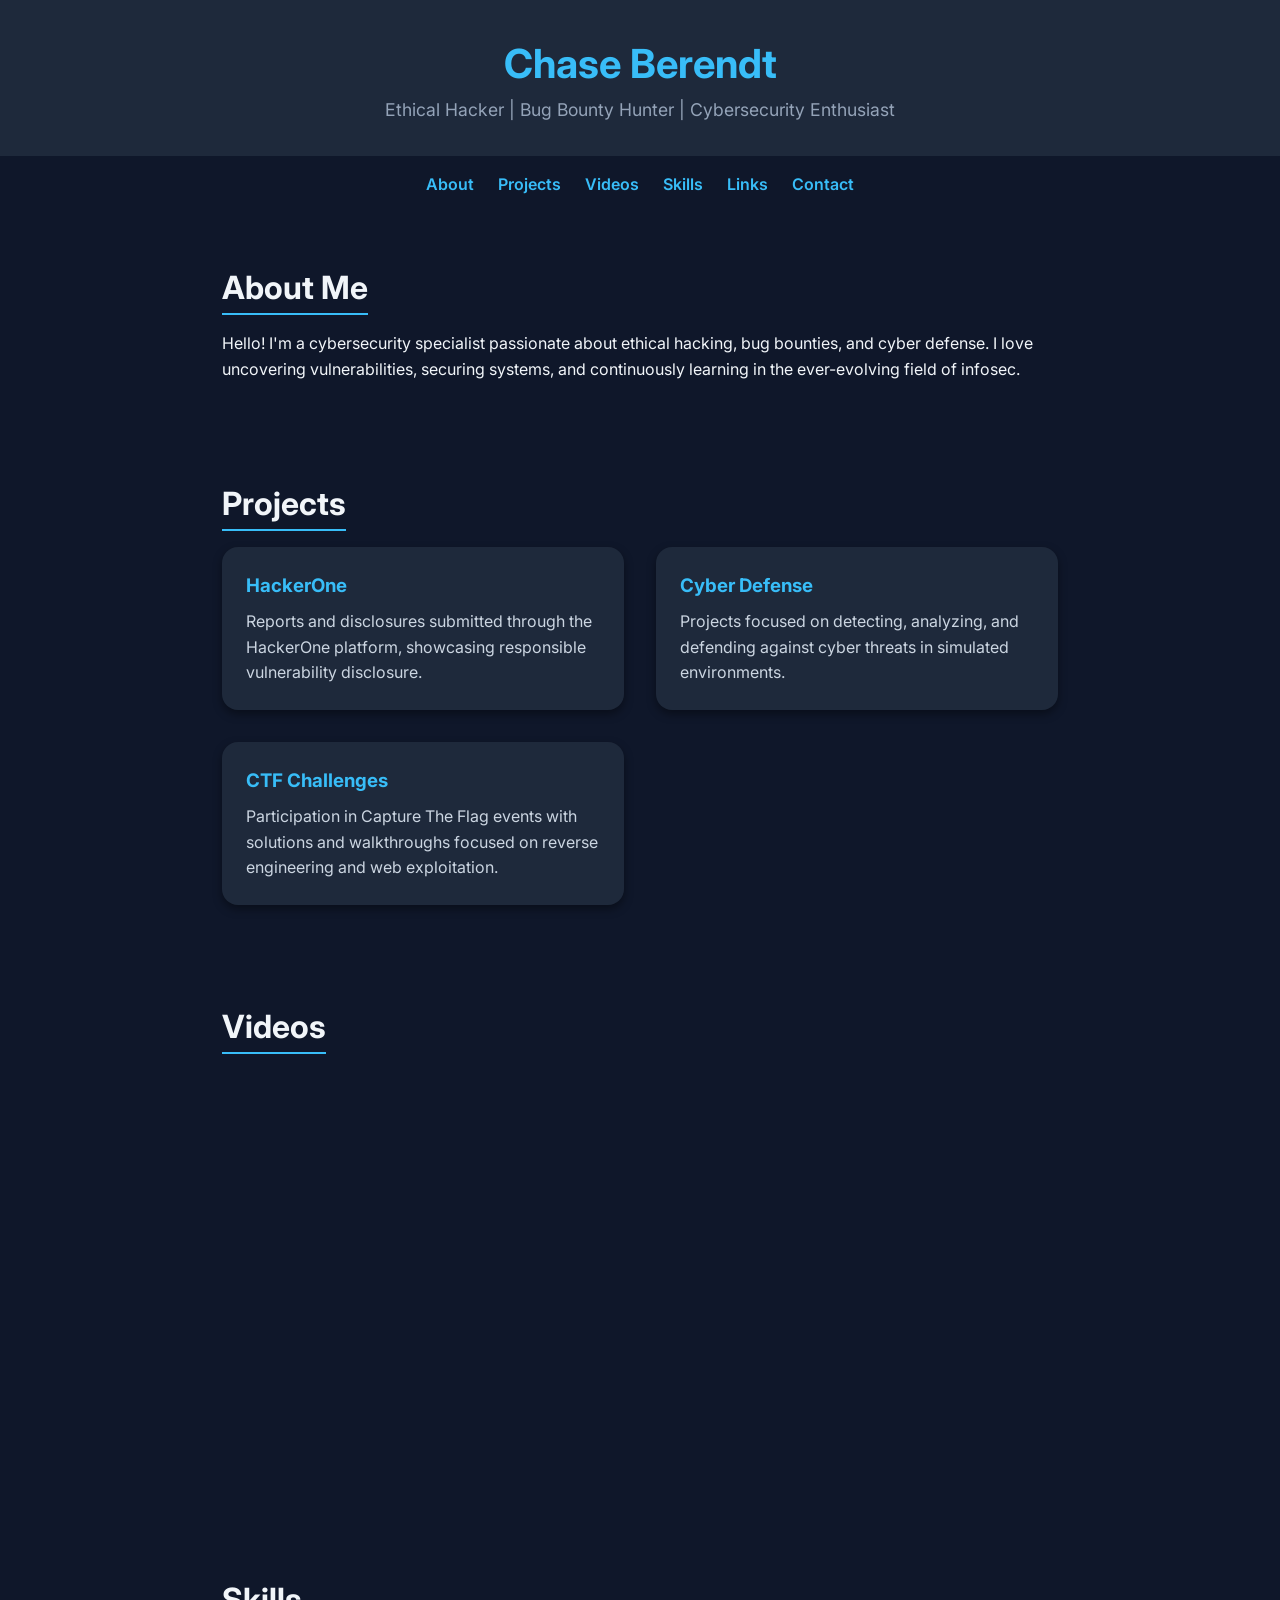
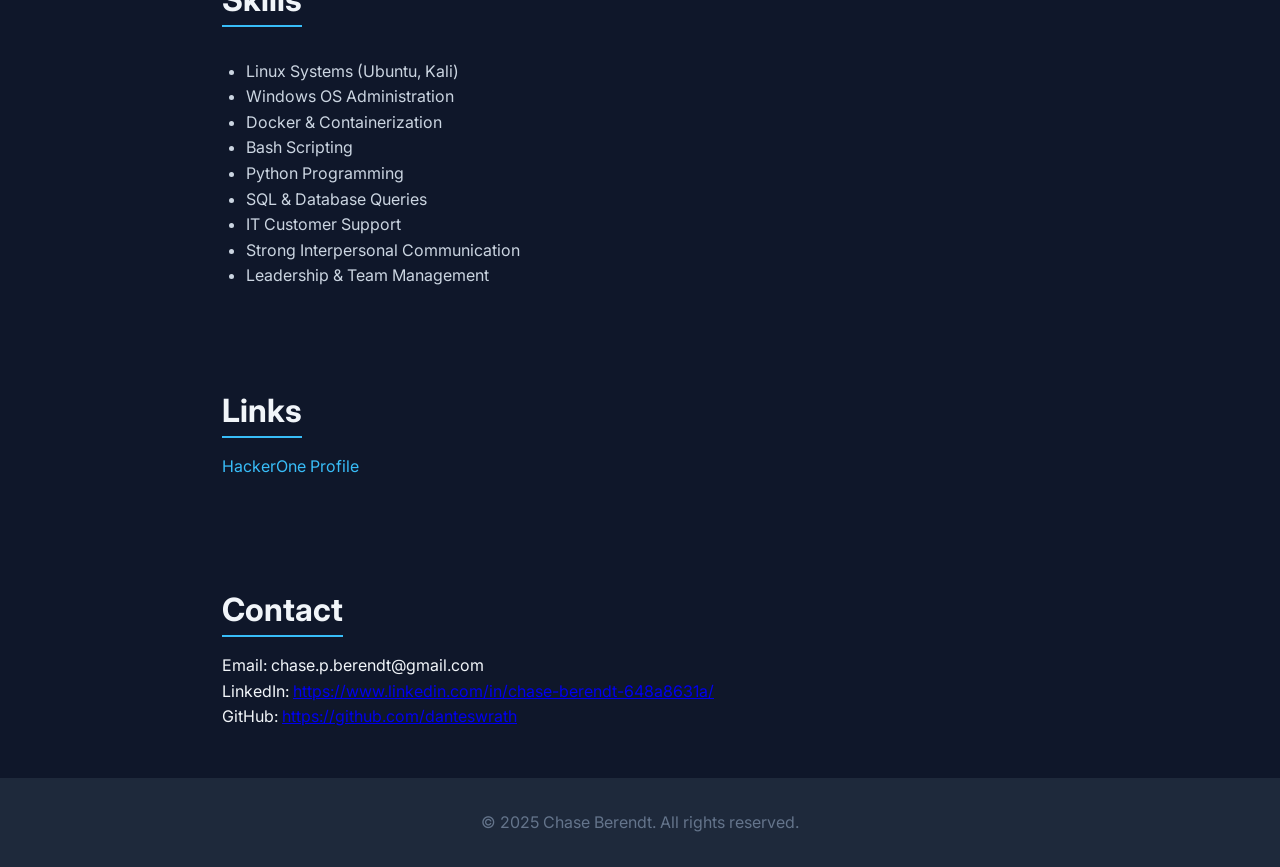
<file: index.html>
<!DOCTYPE html>
<html lang="en">
<head>
  <meta charset="UTF-8" />
  <meta name="viewport" content="width=device-width, initial-scale=1.0" />
  <title>Cybersecurity Portfolio</title>
  <link href="https://fonts.googleapis.com/css2?family=Inter:wght@400;600;700&display=swap" rel="stylesheet">
  <style>
    * {
      box-sizing: border-box;
      margin: 0;
      padding: 0;
    }
    body {
      font-family: 'Inter', sans-serif;
      background-color: #0f172a;
      color: #f1f5f9;
      line-height: 1.6;
    }
    header {
      background-color: #1e293b;
      padding: 2rem;
      text-align: center;
      box-shadow: 0 2px 4px rgba(0,0,0,0.3);
    }
    header h1 {
      font-size: 2.5rem;
      color: #38bdf8;
    }
    header p {
      font-size: 1.1rem;
      color: #94a3b8;
    }
    nav {
      background: #0f172a;
      padding: 1rem;
      display: flex;
      justify-content: center;
      gap: 1.5rem;
    }
    nav a {
      color: #38bdf8;
      text-decoration: none;
      font-weight: 600;
    }
    nav a:hover {
      text-decoration: underline;
    }
    .section {
      padding: 3rem 2rem;
      max-width: 900px;
      margin: auto;
    }
    .section h2 {
      font-size: 2rem;
      margin-bottom: 1rem;
      border-bottom: 2px solid #38bdf8;
      display: inline-block;
    }
    .projects {
      display: grid;
      grid-template-columns: repeat(auto-fit, minmax(280px, 1fr));
      gap: 2rem;
    }
    .card {
      background: #1e293b;
      padding: 1.5rem;
      border-radius: 1rem;
      box-shadow: 0 4px 10px rgba(0,0,0,0.4);
      transition: transform 0.3s;
    }
    .card:hover {
      transform: translateY(-5px);
    }
    .card h3 {
      color: #38bdf8;
      margin-bottom: 0.5rem;
    }
    .card p {
      color: #cbd5e1;
    }
    footer {
      background: #1e293b;
      padding: 2rem;
      text-align: center;
      color: #64748b;
    }
    ul.skills-list {
      list-style-type: disc;
      padding-left: 1.5rem;
      margin-top: 1rem;
      color: #cbd5e1;
    }
    .links-list a {
      display: block;
      color: #38bdf8;
      margin-bottom: 0.5rem;
      text-decoration: none;
    }
    .links-list a:hover {
      text-decoration: underline;
    }
  </style>
</head>
<body>
  <header>
    <h1>Chase Berendt</h1>
    <p>Ethical Hacker | Bug Bounty Hunter | Cybersecurity Enthusiast</p>
  </header>

  <nav>
    <a href="#about">About</a>
    <a href="#projects">Projects</a>
    <a href="videos">Videos</a>
    <a href="#skills">Skills</a>
    <a href="#links">Links</a>
    <a href="#contact">Contact</a>
  </nav>

  <section class="section" id="about">
    <h2>About Me</h2>
    <p>Hello! I'm a cybersecurity specialist passionate about ethical hacking, bug bounties, and cyber defense. I love uncovering vulnerabilities, securing systems, and continuously learning in the ever-evolving field of infosec.</p>
  </section>

  <section class="section" id="projects">
    <h2>Projects</h2>
    <div class="projects" id="project-list">
      <!-- Projects inserted by JavaScript -->
    </div>
  </section>

<section class="section" id="videos">
  <h2>Videos</h2>
  <div> 
    <iframe width="700" height="400" 
      src="https://www.youtube.com/embed/jZGJ746oAFg" 
      title="Cyber Defender Project" 
      frameborder="0" 
      allow="accelerometer; 
      picture-in-picture;
      referrerpolicy="strict-origin-when-cross-origin" 
      allowfullscreen></iframe>
  </div>
</section>
  
  <section class="section" id="skills">
    <h2>Skills</h2>
    <ul class="skills-list">
      <li>Linux Systems (Ubuntu, Kali)</li>
      <li>Windows OS Administration</li>
      <li>Docker & Containerization</li>
      <li>Bash Scripting</li>
      <li>Python Programming</li>
      <li>SQL & Database Queries</li>
      <li>IT Customer Support</li>
      <li>Strong Interpersonal Communication</li>
      <li>Leadership & Team Management</li>
    </ul>
  </section>

  <section class="section" id="links">
    <h2>Links</h2>
    <div class="links-list">
      <a href="https://hackerone.com/danteswrath?type=user" target="_blank">HackerOne Profile</a>
    </div>
  </section>

  <section class="section" id="contact">
    <h2>Contact</h2>
    <p>Email: chase.p.berendt@gmail.com</p>
    <p>LinkedIn: <a href="https://www.linkedin.com/in/chase-berendt-648a8631a/" target="_blank">https://www.linkedin.com/in/chase-berendt-648a8631a/</a></p>
    <p>GitHub: <a href="https://github.com/danteswrath" target="_blank">https://github.com/danteswrath</a></p>
  </section>

  <footer>
    &copy; 2025 Chase Berendt. All rights reserved.
  </footer>

  <script>
    const projects = [
      {
        title: "HackerOne",
        description: "Reports and disclosures submitted through the HackerOne platform, showcasing responsible vulnerability disclosure."
      },
      {
        title: "Cyber Defense",
        description: "Projects focused on detecting, analyzing, and defending against cyber threats in simulated environments."
      },
      {
        title: "CTF Challenges",
        description: "Participation in Capture The Flag events with solutions and walkthroughs focused on reverse engineering and web exploitation."
      }
    ];

    const container = document.getElementById("project-list");
    projects.forEach(project => {
      const card = document.createElement("div");
      card.className = "card";
      card.innerHTML = `
        <h3>${project.title}</h3>
        <p>${project.description}</p>
      `;
      container.appendChild(card);
    });
  </script>
</body>
</html>
</file>
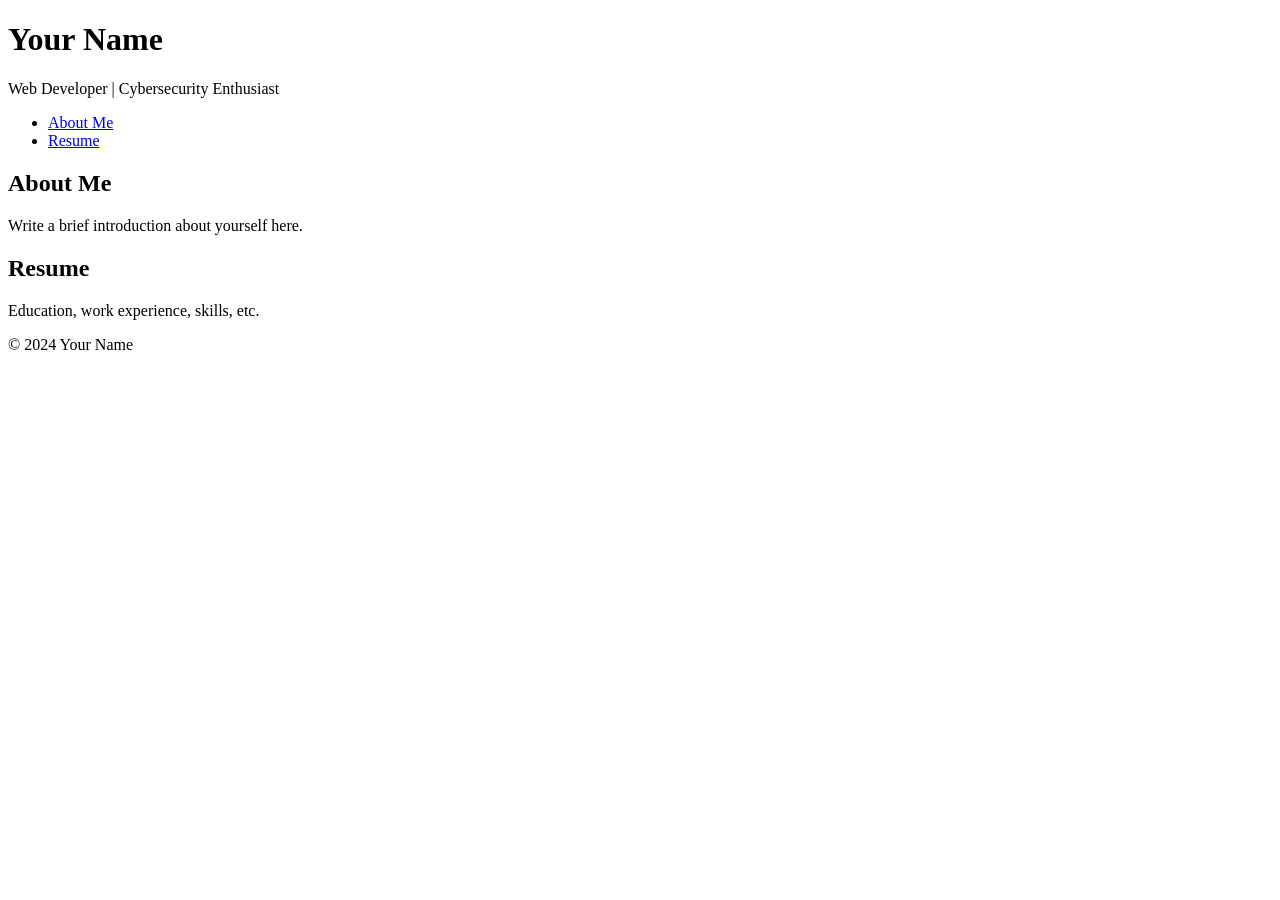
<file: Untitled-1.html>
<!DOCTYPE html>
<html lang="en">
<head>
    <meta charset="UTF-8">
    <meta name="viewport" content="width=device-width, initial-scale=1.0">
    <link rel="stylesheet" href="styles.css">
    <title>Your Personal Website</title>
</head>
<body>
    <header>
        <h1>Your Name</h1>
        <p>Web Developer | Cybersecurity Enthusiast</p>
    </header>

    <nav>
        <ul>
            <li><a href="#about">About Me</a></li>
            <li><a href="#resume">Resume</a></li>
            <!-- Add more navigation links as needed -->
        </ul>
    </nav>

    <section id="about">
        <h2>About Me</h2>
        <p>Write a brief introduction about yourself here.</p>
    </section>

    <section id="resume">
        <h2>Resume</h2>
        <!-- Include your resume content here -->
        <p>Education, work experience, skills, etc.</p>
    </section>

    <!-- Add more sections for projects, contact information, etc. -->

    <footer>
        <p>© 2024 Your Name</p>
    </footer>

    <!-- Add JavaScript scripts here if needed -->
</body>
</html>
</file>
<file: styles.css>

</file>
